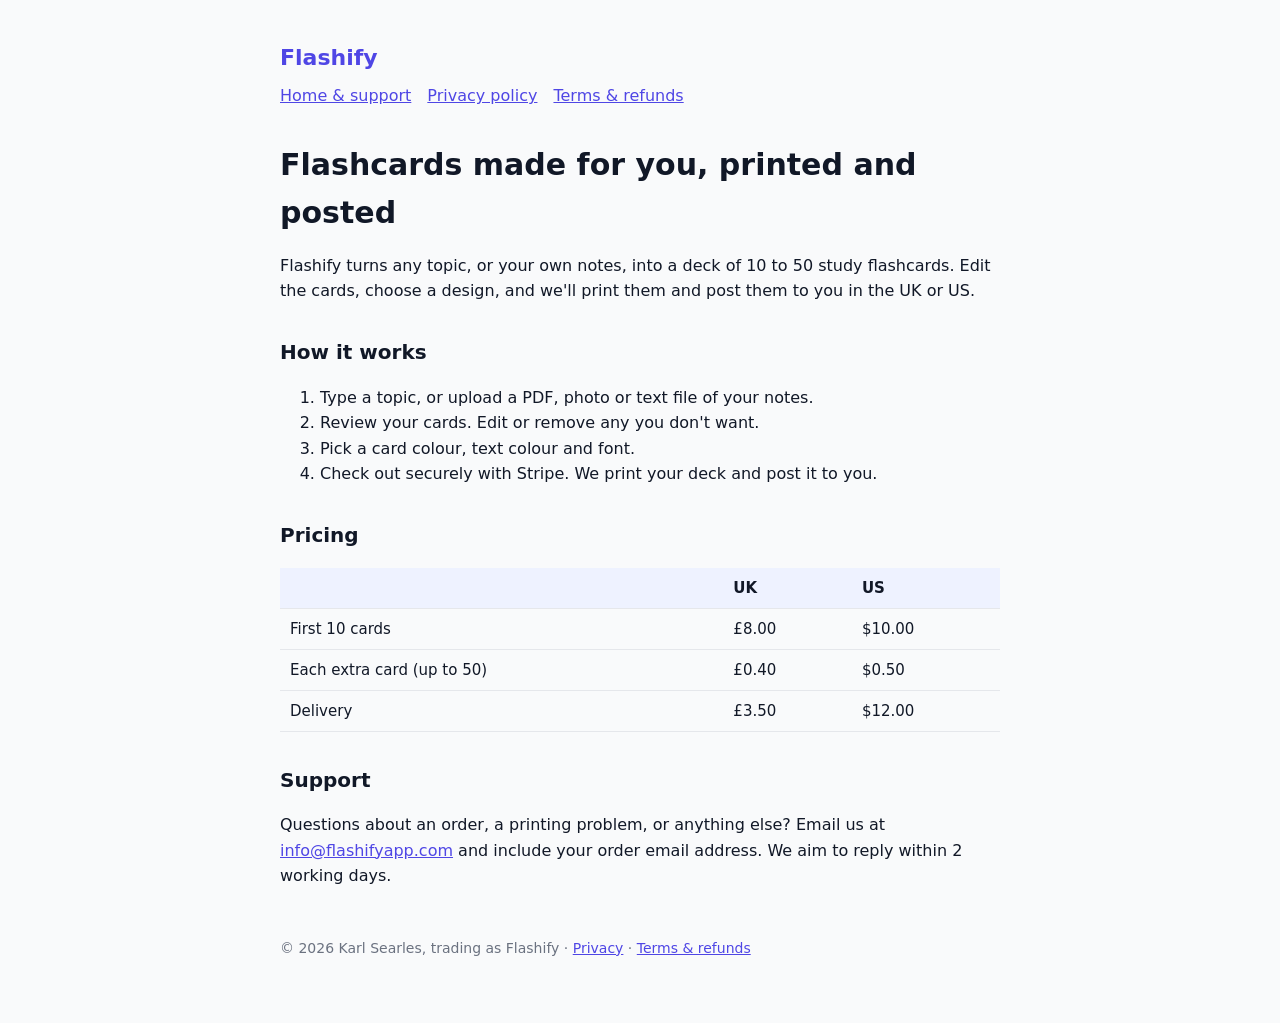
<file: index.html>
<!DOCTYPE html>
<html lang="en">
<head>
  <meta charset="utf-8">
  <meta name="viewport" content="width=device-width, initial-scale=1">
  <title>Flashify – AI flashcards, printed and posted to you</title>
  <link rel="stylesheet" href="style.css">
  <link rel="icon" href="favicon.png">
</head>
<body>
<main>
  <header><a class="brand" href="index.html">Flashify</a></header>
  <nav>
    <a href="index.html">Home &amp; support</a>
    <a href="privacy.html">Privacy policy</a>
    <a href="terms.html">Terms &amp; refunds</a>
  </nav>

  <h1>Flashcards made for you, printed and posted</h1>
  <p>Flashify turns any topic, or your own notes, into a deck of 10 to 50 study flashcards. Edit the cards, choose a design, and we'll print them and post them to you in the UK or US.</p>

  <h2>How it works</h2>
  <ol>
    <li>Type a topic, or upload a PDF, photo or text file of your notes.</li>
    <li>Review your cards. Edit or remove any you don't want.</li>
    <li>Pick a card colour, text colour and font.</li>
    <li>Check out securely with Stripe. We print your deck and post it to you.</li>
  </ol>

  <h2>Pricing</h2>
  <table>
    <tr><th></th><th>UK</th><th>US</th></tr>
    <tr><td>First 10 cards</td><td>£8.00</td><td>$10.00</td></tr>
    <tr><td>Each extra card (up to 50)</td><td>£0.40</td><td>$0.50</td></tr>
    <tr><td>Delivery</td><td>£3.50</td><td>$12.00</td></tr>
  </table>

  <h2>Support</h2>
  <p>Questions about an order, a printing problem, or anything else? Email us at <a href="mailto:info@flashifyapp.com">info@flashifyapp.com</a> and include your order email address. We aim to reply within 2 working days.</p>

  <footer>
    &copy; 2026 Karl Searles, trading as Flashify ·
    <a href="privacy.html">Privacy</a> ·
    <a href="terms.html">Terms &amp; refunds</a>
  </footer>
</main>
</body>
</html>
</file>
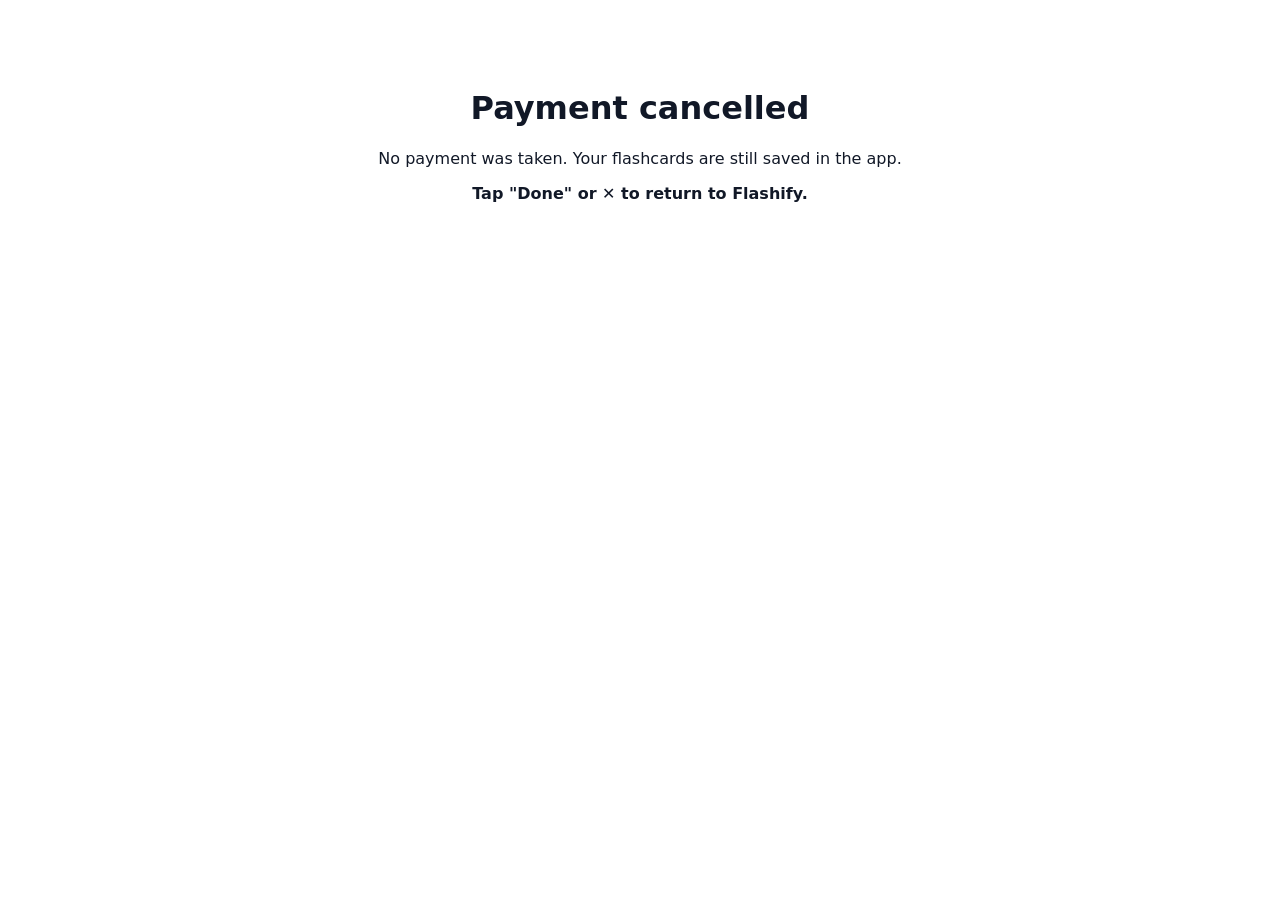
<file: cancel.html>
<!DOCTYPE html>
<html lang="en">
<head>
  <meta charset="utf-8">
  <meta name="viewport" content="width=device-width, initial-scale=1">
  <title>Payment cancelled – Flashify</title>
  <style>
    body { font-family: system-ui, sans-serif; text-align: center; padding: 60px 24px; color: #111827; }
  </style>
</head>
<body>
  <h1>Payment cancelled</h1>
  <p>No payment was taken. Your flashcards are still saved in the app.</p>
  <p><strong>Tap "Done" or ✕ to return to Flashify.</strong></p>
</body>
</html>
</file>
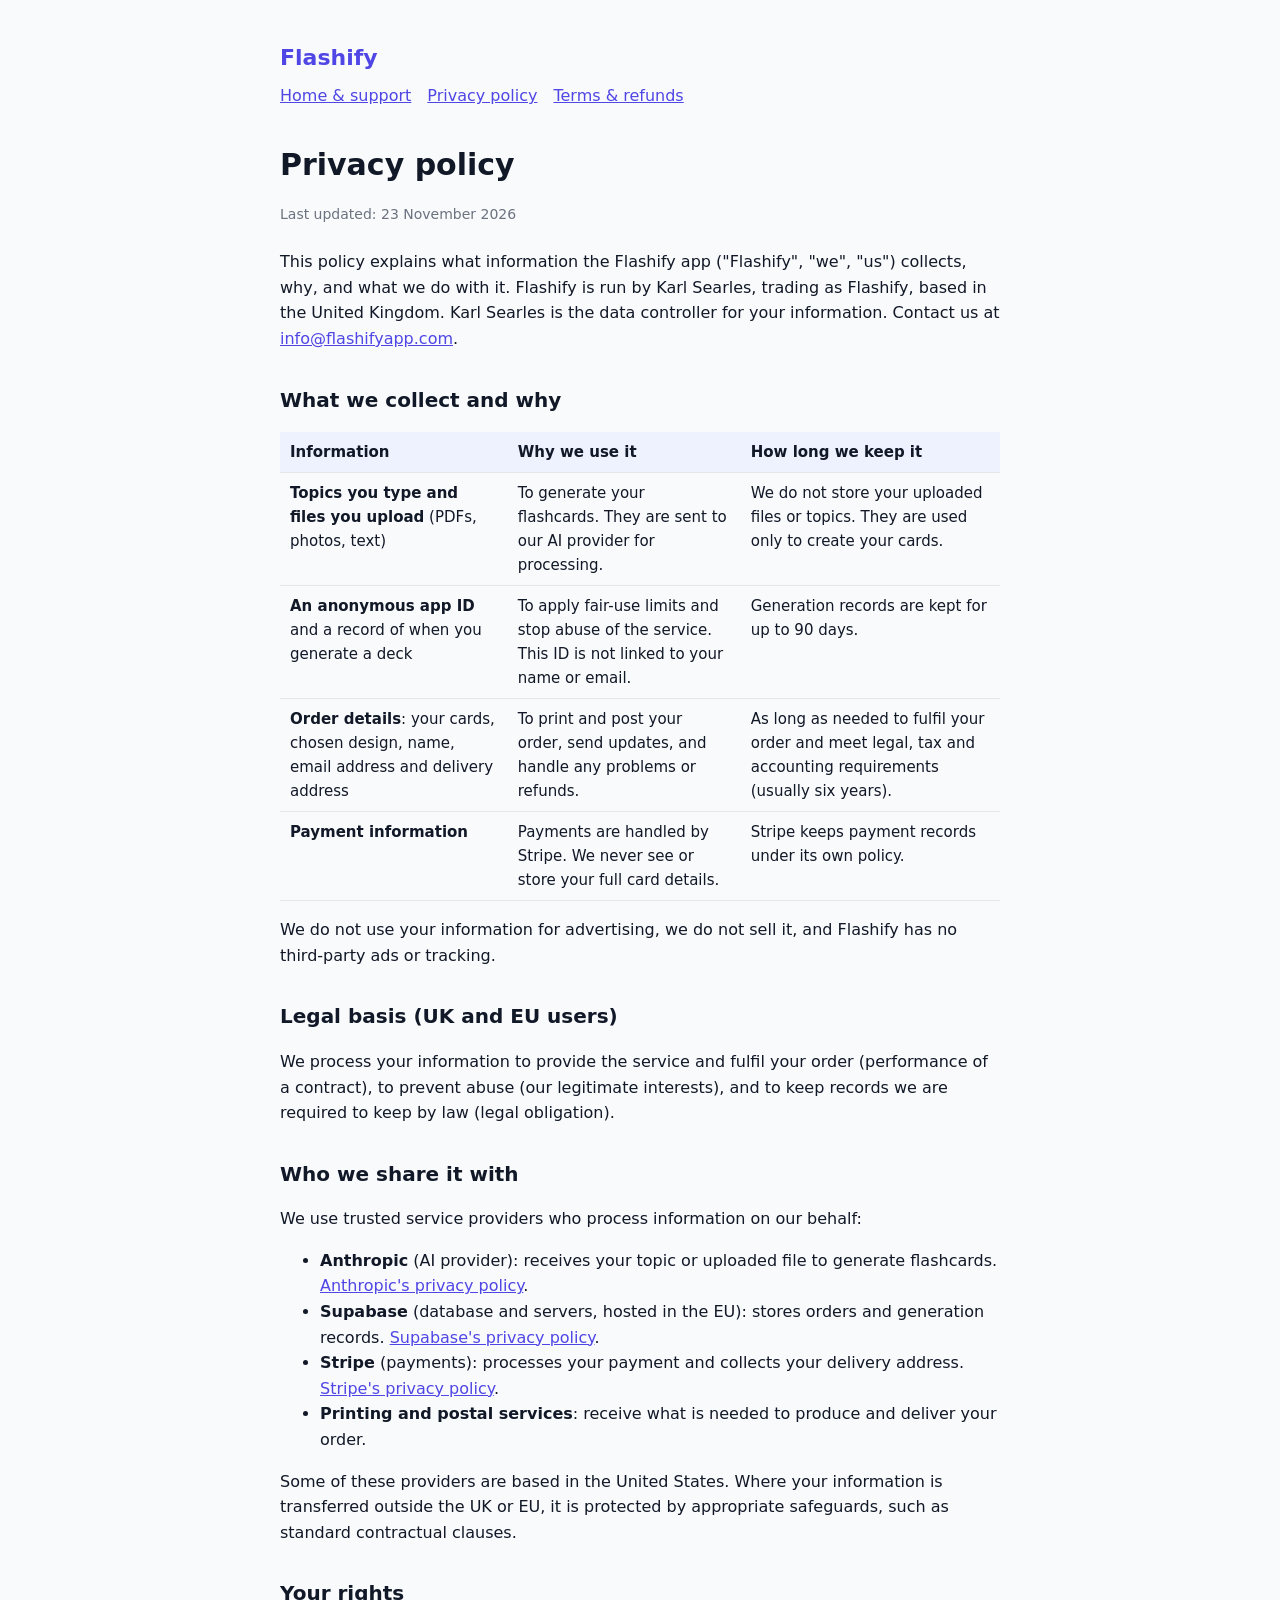
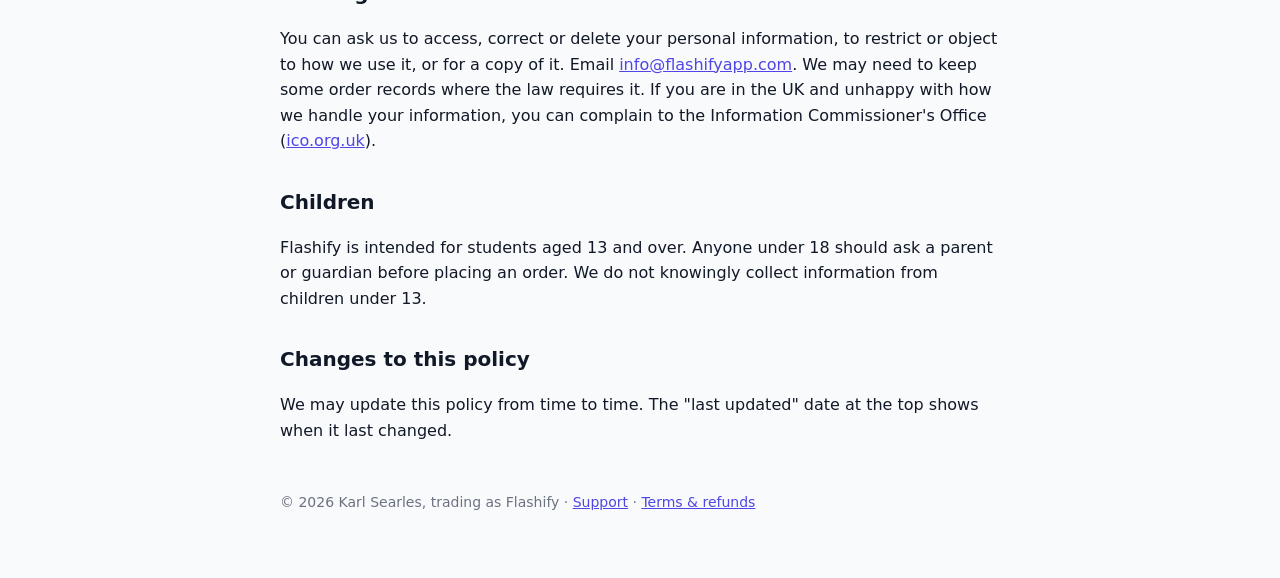
<file: privacy.html>
<!DOCTYPE html>
<html lang="en">
<head>
  <meta charset="utf-8">
  <meta name="viewport" content="width=device-width, initial-scale=1">
  <title>Privacy policy – Flashify</title>
  <link rel="stylesheet" href="style.css">
  <link rel="icon" href="favicon.png">
</head>
<body>
<main>
  <header><a class="brand" href="index.html">Flashify</a></header>
  <nav>
    <a href="index.html">Home &amp; support</a>
    <a href="privacy.html">Privacy policy</a>
    <a href="terms.html">Terms &amp; refunds</a>
  </nav>

  <h1>Privacy policy</h1>
  <p class="updated">Last updated: 23 November 2026</p>

  <p>This policy explains what information the Flashify app ("Flashify", "we", "us") collects, why, and what we do with it. Flashify is run by Karl Searles, trading as Flashify, based in the United Kingdom. Karl Searles is the data controller for your information. Contact us at <a href="mailto:info@flashifyapp.com">info@flashifyapp.com</a>.</p>

  <h2>What we collect and why</h2>
  <table>
    <tr><th>Information</th><th>Why we use it</th><th>How long we keep it</th></tr>
    <tr>
      <td><strong>Topics you type and files you upload</strong> (PDFs, photos, text)</td>
      <td>To generate your flashcards. They are sent to our AI provider for processing.</td>
      <td>We do not store your uploaded files or topics. They are used only to create your cards.</td>
    </tr>
    <tr>
      <td><strong>An anonymous app ID</strong> and a record of when you generate a deck</td>
      <td>To apply fair-use limits and stop abuse of the service. This ID is not linked to your name or email.</td>
      <td>Generation records are kept for up to 90 days.</td>
    </tr>
    <tr>
      <td><strong>Order details</strong>: your cards, chosen design, name, email address and delivery address</td>
      <td>To print and post your order, send updates, and handle any problems or refunds.</td>
      <td>As long as needed to fulfil your order and meet legal, tax and accounting requirements (usually six years).</td>
    </tr>
    <tr>
      <td><strong>Payment information</strong></td>
      <td>Payments are handled by Stripe. We never see or store your full card details.</td>
      <td>Stripe keeps payment records under its own policy.</td>
    </tr>
  </table>
  <p>We do not use your information for advertising, we do not sell it, and Flashify has no third-party ads or tracking.</p>

  <h2>Legal basis (UK and EU users)</h2>
  <p>We process your information to provide the service and fulfil your order (performance of a contract), to prevent abuse (our legitimate interests), and to keep records we are required to keep by law (legal obligation).</p>

  <h2>Who we share it with</h2>
  <p>We use trusted service providers who process information on our behalf:</p>
  <ul>
    <li><strong>Anthropic</strong> (AI provider): receives your topic or uploaded file to generate flashcards. <a href="https://www.anthropic.com/legal/privacy">Anthropic's privacy policy</a>.</li>
    <li><strong>Supabase</strong> (database and servers, hosted in the EU): stores orders and generation records. <a href="https://supabase.com/privacy">Supabase's privacy policy</a>.</li>
    <li><strong>Stripe</strong> (payments): processes your payment and collects your delivery address. <a href="https://stripe.com/privacy">Stripe's privacy policy</a>.</li>
    <li><strong>Printing and postal services</strong>: receive what is needed to produce and deliver your order.</li>
  </ul>
  <p>Some of these providers are based in the United States. Where your information is transferred outside the UK or EU, it is protected by appropriate safeguards, such as standard contractual clauses.</p>

  <h2>Your rights</h2>
  <p>You can ask us to access, correct or delete your personal information, to restrict or object to how we use it, or for a copy of it. Email <a href="mailto:info@flashifyapp.com">info@flashifyapp.com</a>. We may need to keep some order records where the law requires it. If you are in the UK and unhappy with how we handle your information, you can complain to the Information Commissioner's Office (<a href="https://ico.org.uk">ico.org.uk</a>).</p>

  <h2>Children</h2>
  <p>Flashify is intended for students aged 13 and over. Anyone under 18 should ask a parent or guardian before placing an order. We do not knowingly collect information from children under 13.</p>

  <h2>Changes to this policy</h2>
  <p>We may update this policy from time to time. The "last updated" date at the top shows when it last changed.</p>

  <footer>
    &copy; 2026 Karl Searles, trading as Flashify ·
    <a href="index.html">Support</a> ·
    <a href="terms.html">Terms &amp; refunds</a>
  </footer>
</main>
</body>
</html>
</file>
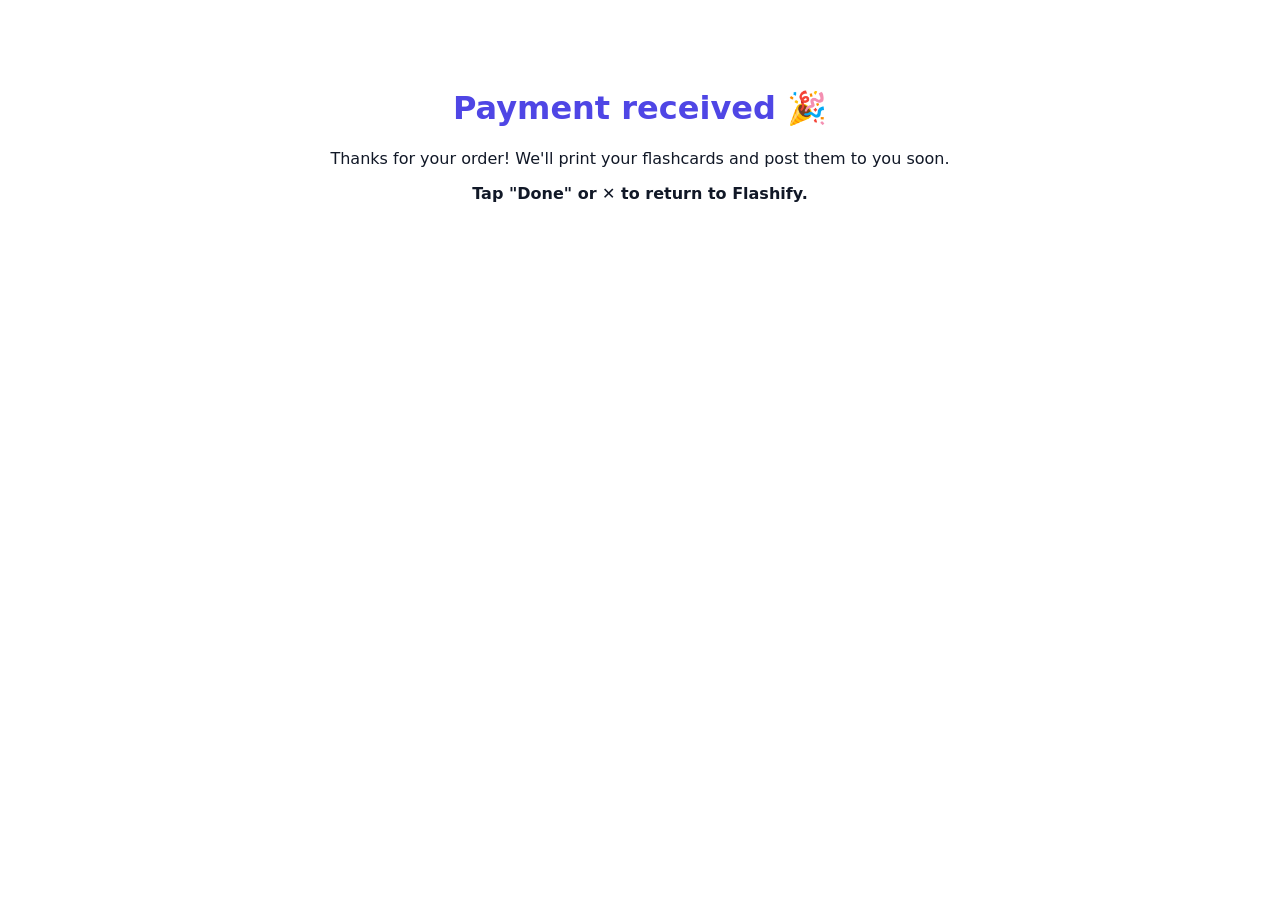
<file: success.html>
<!DOCTYPE html>
<html lang="en">
<head>
  <meta charset="utf-8">
  <meta name="viewport" content="width=device-width, initial-scale=1">
  <title>Payment received – Flashify</title>
  <style>
    body { font-family: system-ui, sans-serif; text-align: center; padding: 60px 24px; color: #111827; }
    h1 { color: #4F46E5; }
  </style>
</head>
<body>
  <h1>Payment received 🎉</h1>
  <p>Thanks for your order! We'll print your flashcards and post them to you soon.</p>
  <p><strong>Tap "Done" or ✕ to return to Flashify.</strong></p>
</body>
</html>
</file>
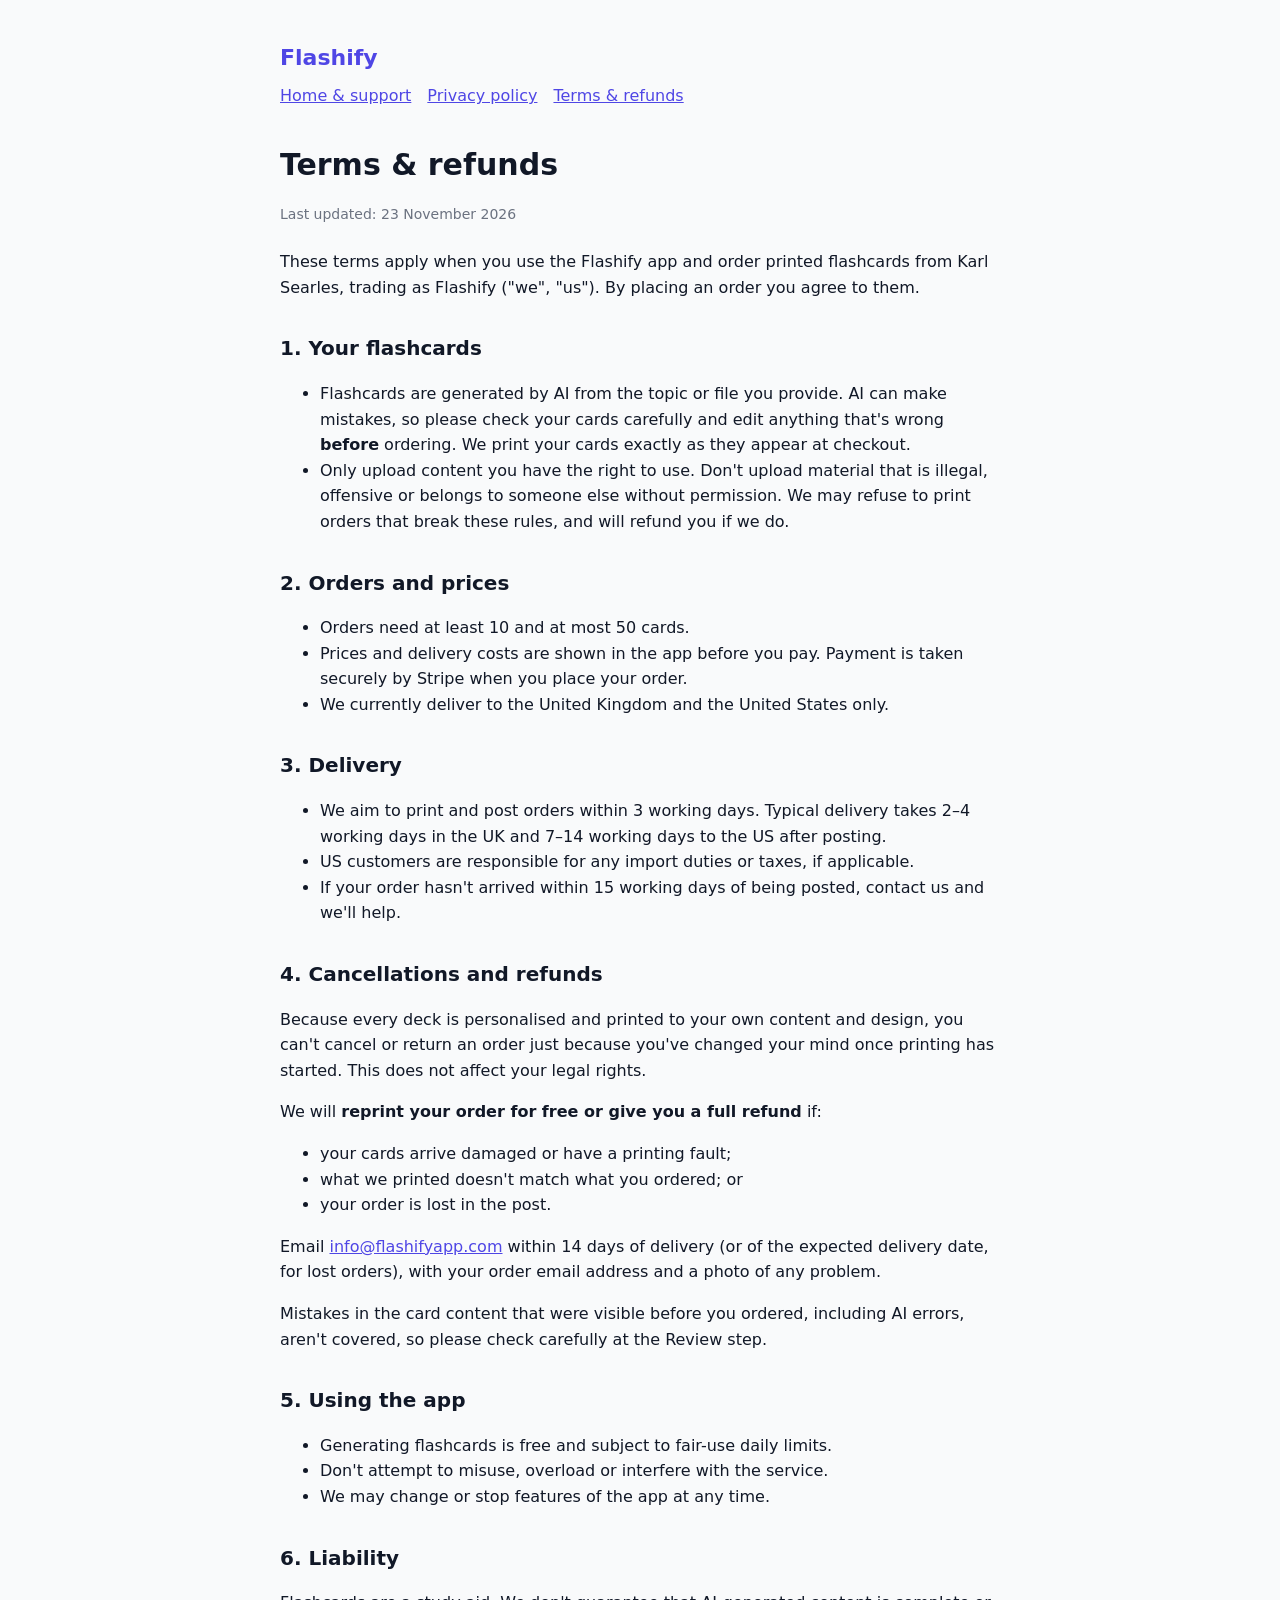
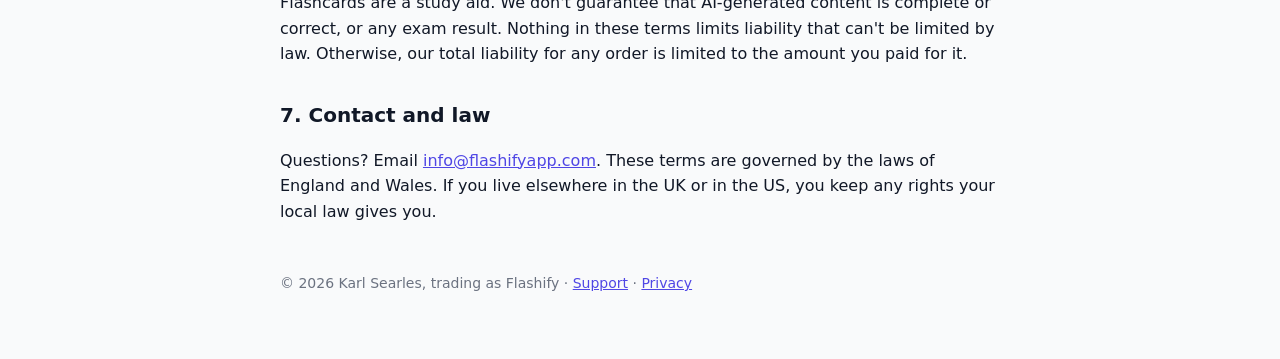
<file: terms.html>
<!DOCTYPE html>
<html lang="en">
<head>
  <meta charset="utf-8">
  <meta name="viewport" content="width=device-width, initial-scale=1">
  <title>Terms &amp; refunds – Flashify</title>
  <link rel="stylesheet" href="style.css">
  <link rel="icon" href="favicon.png">
</head>
<body>
<main>
  <header><a class="brand" href="index.html">Flashify</a></header>
  <nav>
    <a href="index.html">Home &amp; support</a>
    <a href="privacy.html">Privacy policy</a>
    <a href="terms.html">Terms &amp; refunds</a>
  </nav>

  <h1>Terms &amp; refunds</h1>
  <p class="updated">Last updated: 23 November 2026</p>

  <p>These terms apply when you use the Flashify app and order printed flashcards from Karl Searles, trading as Flashify ("we", "us"). By placing an order you agree to them.</p>

  <h2>1. Your flashcards</h2>
  <ul>
    <li>Flashcards are generated by AI from the topic or file you provide. AI can make mistakes, so please check your cards carefully and edit anything that's wrong <strong>before</strong> ordering. We print your cards exactly as they appear at checkout.</li>
    <li>Only upload content you have the right to use. Don't upload material that is illegal, offensive or belongs to someone else without permission. We may refuse to print orders that break these rules, and will refund you if we do.</li>
  </ul>

  <h2>2. Orders and prices</h2>
  <ul>
    <li>Orders need at least 10 and at most 50 cards.</li>
    <li>Prices and delivery costs are shown in the app before you pay. Payment is taken securely by Stripe when you place your order.</li>
    <li>We currently deliver to the United Kingdom and the United States only.</li>
  </ul>

  <h2>3. Delivery</h2>
  <ul>
    <li>We aim to print and post orders within 3 working days. Typical delivery takes 2–4 working days in the UK and 7–14 working days to the US after posting.</li>
    <li>US customers are responsible for any import duties or taxes, if applicable.</li>
    <li>If your order hasn't arrived within 15 working days of being posted, contact us and we'll help.</li>
  </ul>

  <h2>4. Cancellations and refunds</h2>
  <p>Because every deck is personalised and printed to your own content and design, you can't cancel or return an order just because you've changed your mind once printing has started. This does not affect your legal rights.</p>
  <p>We will <strong>reprint your order for free or give you a full refund</strong> if:</p>
  <ul>
    <li>your cards arrive damaged or have a printing fault;</li>
    <li>what we printed doesn't match what you ordered; or</li>
    <li>your order is lost in the post.</li>
  </ul>
  <p>Email <a href="mailto:info@flashifyapp.com">info@flashifyapp.com</a> within 14 days of delivery (or of the expected delivery date, for lost orders), with your order email address and a photo of any problem.</p>
  <p>Mistakes in the card content that were visible before you ordered, including AI errors, aren't covered, so please check carefully at the Review step.</p>

  <h2>5. Using the app</h2>
  <ul>
    <li>Generating flashcards is free and subject to fair-use daily limits.</li>
    <li>Don't attempt to misuse, overload or interfere with the service.</li>
    <li>We may change or stop features of the app at any time.</li>
  </ul>

  <h2>6. Liability</h2>
  <p>Flashcards are a study aid. We don't guarantee that AI-generated content is complete or correct, or any exam result. Nothing in these terms limits liability that can't be limited by law. Otherwise, our total liability for any order is limited to the amount you paid for it.</p>

  <h2>7. Contact and law</h2>
  <p>Questions? Email <a href="mailto:info@flashifyapp.com">info@flashifyapp.com</a>. These terms are governed by the laws of England and Wales. If you live elsewhere in the UK or in the US, you keep any rights your local law gives you.</p>

  <footer>
    &copy; 2026 Karl Searles, trading as Flashify ·
    <a href="index.html">Support</a> ·
    <a href="privacy.html">Privacy</a>
  </footer>
</main>
</body>
</html>
</file>
<file: style.css>
body {
  font-family: system-ui, -apple-system, "Segoe UI", sans-serif;
  color: #111827;
  background: #F9FAFB;
  margin: 0;
  line-height: 1.6;
}
main {
  max-width: 720px;
  margin: 0 auto;
  padding: 40px 24px 64px;
}
header a.brand {
  font-weight: 700;
  font-size: 22px;
  color: #4F46E5;
  text-decoration: none;
}
nav {
  margin: 8px 0 32px;
  display: flex;
  gap: 16px;
  flex-wrap: wrap;
}
nav a, a { color: #4F46E5; }
h1 { font-size: 30px; margin: 0 0 4px; }
h2 { font-size: 20px; margin-top: 32px; }
.updated { color: #6B7280; font-size: 14px; margin-bottom: 24px; }
.note {
  background: #FEF3C7;
  color: #92400E;
  padding: 12px 16px;
  border-radius: 10px;
  font-size: 14px;
}
table { border-collapse: collapse; width: 100%; margin: 12px 0; font-size: 15px; }
th, td { text-align: left; padding: 8px 10px; border-bottom: 1px solid #E5E7EB; vertical-align: top; }
th { background: #EEF2FF; }
footer { margin-top: 48px; color: #6B7280; font-size: 14px; }
</file>
